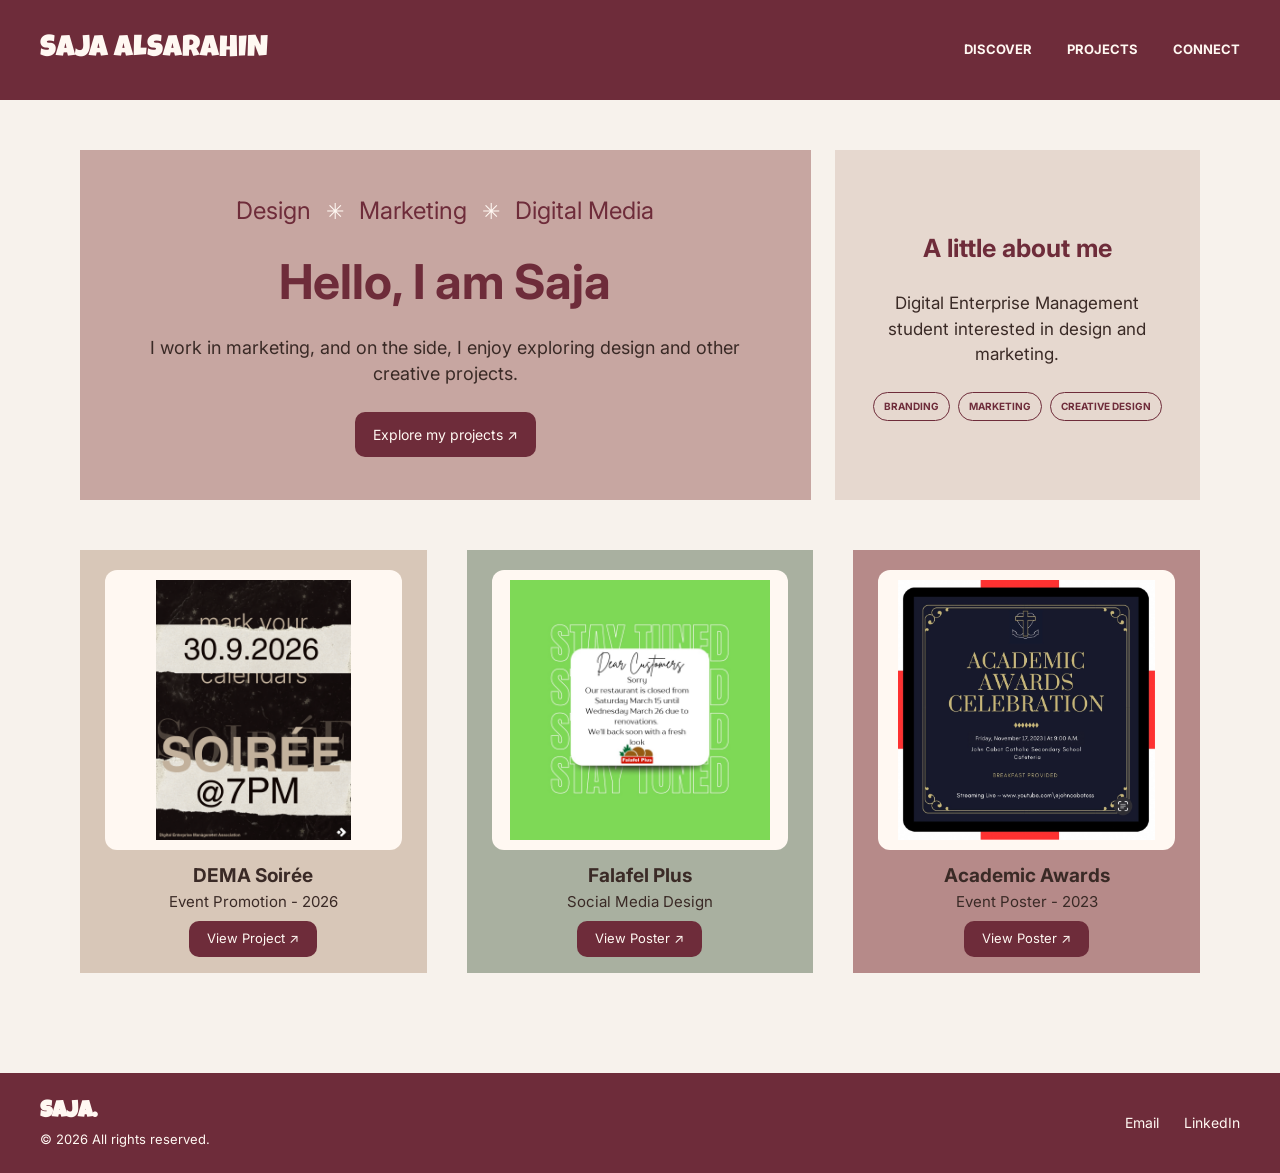
<file: index.html>
<!DOCTYPE html>
<html lang="en">

<head>
    <meta charset="UTF-8">
    <meta name="viewport" content="width=device-width, initial-scale=1.0">
    <title>Saja Alsarahin | Personal Portfolio</title>
    <link rel="stylesheet" href="css/style.css">
</head>

<body>

    <header class="site-header">
        <div class="header-content">
            <a href="index.html" class="logo">SAJA ALSARAHIN</a>

            <nav class="desktop-nav">
                <a href="index.html#discover">DISCOVER</a>
                <a href="index.html#projects">PROJECTS</a>
                <a href="index.html#connect">CONNECT</a>
            </nav>

            <details class="mobile-menu">
                <summary aria-label="Open menu">
                    <span></span>
                    <span></span>
                    <span></span>
                </summary>

                <nav>
                    <a href="index.html#discover">DISCOVER</a>
                    <a href="index.html#projects">PROJECTS</a>
                    <a href="index.html#connect">CONNECT</a>
                </nav>
            </details>
        </div>
    </header>

    <main class="container">

        <section class="hero-grid" id="discover">

            <div class="intro">
                <div class="intro-top">
                    <span>Design</span>
                    <span class="star">✳</span>
                    <span>Marketing</span>
                    <span class="star">✳</span>
                    <span>Digital Media</span>
                </div>

                <h1>Hello, I am Saja</h1>

                <p>
                    I work in marketing, and on the side,
                    I enjoy exploring design and other creative projects.
                </p>

                <a href="#projects" class="button">
                    Explore my projects ↗
                </a>
            </div>

            <div class="about">
                <h2>A little about me</h2>

                <p>
                    Digital Enterprise Management student
                    interested in design and marketing.
                </p>

                <div class="interest-boxes">
                    <span>BRANDING</span>
                    <span>MARKETING</span>
                    <span>CREATIVE DESIGN</span>
                </div>
            </div>

        </section>

        <section class="cards-gallery" id="projects">

            <article class="project-card card-one">

                <div class="project-image">
                    <img src="images/DEM_SOIRÉE Counting Down Poster .jpg"
                         alt="DEMA Soirée promotional poster">
                </div>

                <div class="project-info">
                    <h2>DEMA Soirée</h2>
                    <p>Event Promotion - 2026</p>

                    <a href="detail.html" class="button project-button">
                        View Project ↗
                    </a>
                </div>

            </article>

            <article class="project-card card-two">

                <div class="project-image">
                    <img src="images/falafelplus.jpg"
                         alt="Falafel Plus social media design">
                </div>

                <div class="project-info">
                    <h2>Falafel Plus</h2>
                    <p>Social Media Design</p>

                    <a href="images/falafelplus.jpg"
                       class="button project-button"
                       target="_blank"
                       rel="noopener">
                        View Poster ↗
                    </a>
                </div>

            </article>

            <article class="project-card card-three">

                <div class="project-image">
                    <img src="images/Digital Media Marketing.png"
                         alt="Academic Awards Celebration poster">
                </div>

                <div class="project-info">
                    <h2>Academic Awards</h2>
                    <p>Event Poster - 2023</p>

                    <a href="images/Digital Media Marketing.png"
                       class="button project-button"
                       target="_blank"
                       rel="noopener">
                        View Poster ↗
                    </a>
                </div>

            </article>

        </section>

    </main>

    <footer class="site-footer" id="connect">
        <div class="footer-content">

            <div class="footer-name">
                <h2>SAJA.</h2>
                <p>© 2026 All rights reserved.</p>
            </div>

            <div class="footer-links">
                <a href="mailto:sajaalsarahin@gmail.com">Email</a>

                <a href="https://www.linkedin.com/in/saja-alsarahin-84581030a/"
                   target="_blank"
                   rel="noopener">
                    LinkedIn
                </a>
            </div>

        </div>
    </footer>

</body>
</html>
</file>
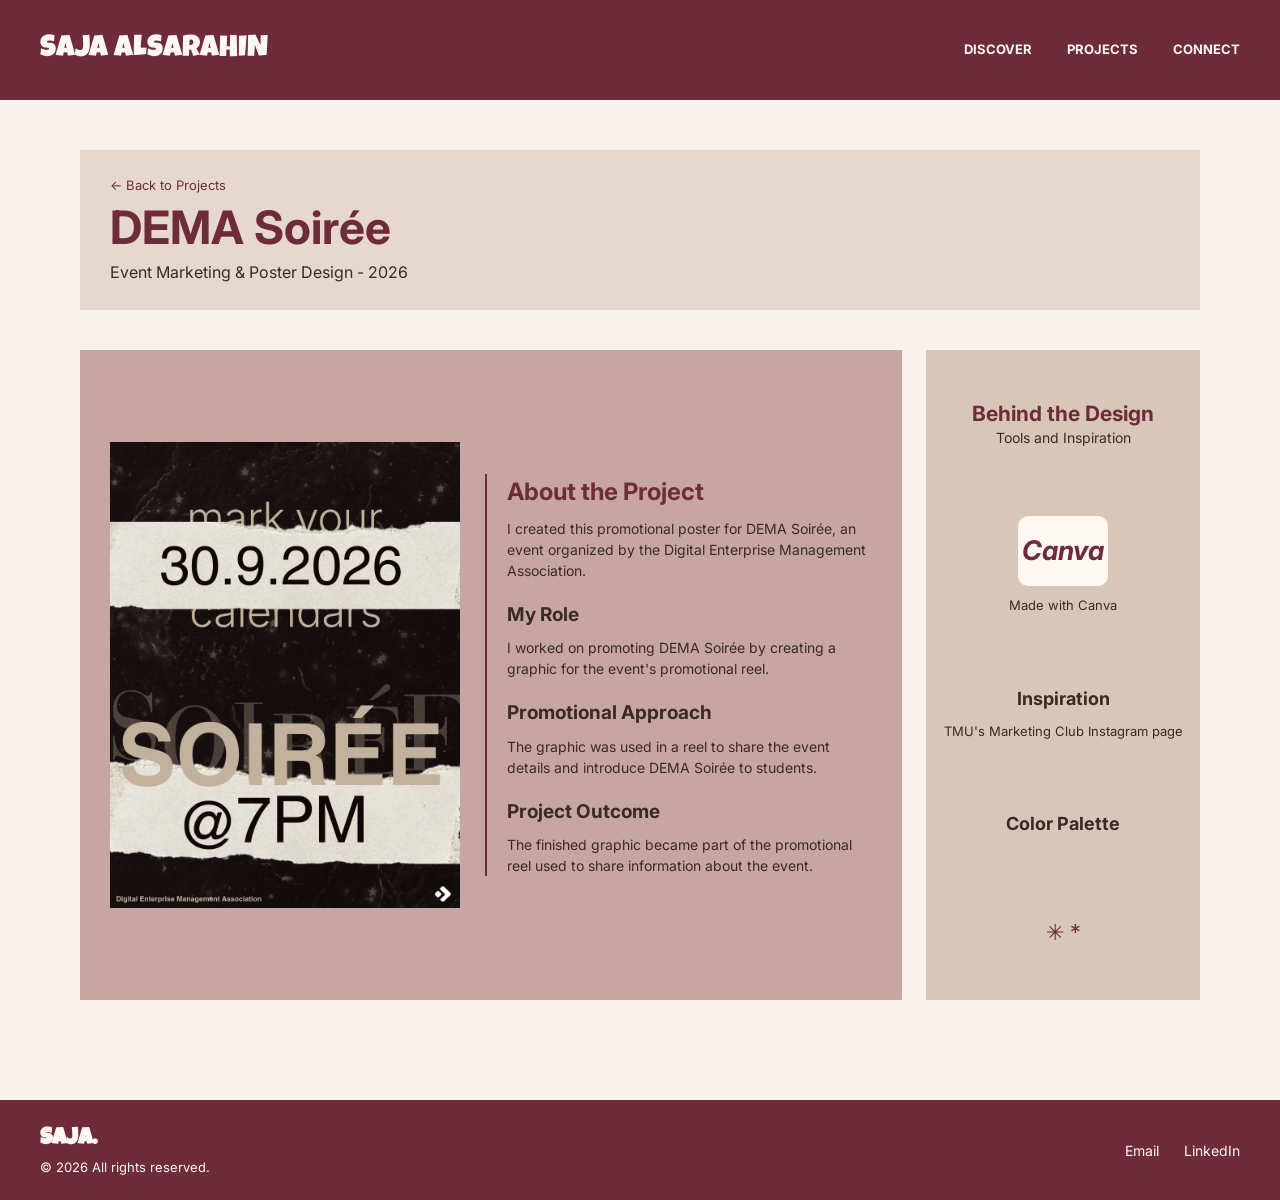
<file: detail.html>
<!DOCTYPE html>
<html lang="en">

<head>
    <meta charset="UTF-8">
    <meta name="viewport" content="width=device-width, initial-scale=1.0">
    <title>DEMA Soirée | Saja Alsarahin</title>
    <link rel="stylesheet" href="css/style.css">
</head>

<body>

    <header class="site-header">
        <div class="header-content">
            <a href="index.html" class="logo">SAJA ALSARAHIN</a>

            <nav class="desktop-nav">
                <a href="index.html#discover">DISCOVER</a>
                <a href="index.html#projects">PROJECTS</a>
                <a href="index.html#connect">CONNECT</a>
            </nav>

            <details class="mobile-menu">
                <summary aria-label="Open menu">
                    <span></span>
                    <span></span>
                    <span></span>
                </summary>

                <nav>
                    <a href="index.html#discover">DISCOVER</a>
                    <a href="index.html#projects">PROJECTS</a>
                    <a href="index.html#connect">CONNECT</a>
                </nav>
            </details>
        </div>
    </header>

    <main class="container">

        <section class="detail-title">
            <a href="index.html#projects" class="back-link">
                ← Back to Projects
            </a>

            <h1>DEMA Soirée</h1>
            <p>Event Marketing &amp; Poster Design - 2026</p>
        </section>

        <div class="content-grid">

            <article class="project-story">

                <div class="poster">
                    <img src="images/DEM_SOIRÉE Counting Down Poster .jpg"
                         alt="DEMA Soirée promotional poster">
                </div>

                <div class="story-text">

                    <section>
                        <h2>About the Project</h2>

                        <p>
                            I created this promotional poster for DEMA
                            Soirée, an event organized by the Digital
                            Enterprise Management Association.
                        </p>
                    </section>

                    <section>
                        <h3>My Role</h3>

                        <p>
                            I worked on promoting DEMA Soirée by
                            creating a graphic for the event's
                            promotional reel.
                        </p>
                    </section>

                    <section>
                        <h3>Promotional Approach</h3>

                        <p>
                            The graphic was used in a reel to share
                            the event details and introduce DEMA
                            Soirée to students.
                        </p>
                    </section>

                    <section>
                        <h3>Project Outcome</h3>

                        <p>
                            The finished graphic became part of the
                            promotional reel used to share information
                            about the event.
                        </p>
                    </section>

                </div>

            </article>

            <aside class="creative-sidebar">

                <div class="sidebar-heading">
                    <h2>Behind the Design</h2>
                    <p>Tools and Inspiration</p>
                </div>

                <div class="canva-section">
                    <div class="canva-box">Canva</div>
                    <p>Made with Canva</p>
                </div>

                <div class="inspiration-section">
                    <h3>Inspiration</h3>

                    <p>
                        TMU's Marketing Club Instagram page
                    </p>
                </div>

                <div class="palette-section">
                    <h3>Color Palette</h3>

                    <div class="colour-circles">
                        <span class="colour beige"></span>
                        <span class="colour dark"></span>
                        <span class="colour cream"></span>
                    </div>
                </div>

                <div class="bottom-decoration">✳ *</div>

            </aside>

        </div>

    </main>

    <footer class="site-footer" id="connect">
        <div class="footer-content">

            <div class="footer-name">
                <h2>SAJA.</h2>
                <p>© 2026 All rights reserved.</p>
            </div>

            <div class="footer-links">
                <a href="mailto:sajaalsarahin@gmail.com">Email</a>

                <a href="https://www.linkedin.com/in/saja-alsarahin-84581030a/"
                   target="_blank"
                   rel="noopener">
                    LinkedIn
                </a>
            </div>

        </div>
    </footer>

</body>
</html>
</file>
<file: css/style.css>
@import url('https://fonts.googleapis.com/css2?family=Inter:wght@400;500;600;700;800&family=Luckiest+Guy&display=swap');

* {
    margin: 0;
    padding: 0;
    box-sizing: border-box;
}

body {
    background-color: #F7F2EC;
    color: #3A2A26;
    font-family: 'Inter', sans-serif;
    line-height: 1.5;
}

a {
    text-decoration: none;
    color: inherit;
}

img {
    display: block;
    max-width: 100%;
}

.site-header {
    width: 100%;
    background-color: #6E2C3A;
    color: #FFF8F2;
}

.header-content {
    max-width: 1440px;
    height: 100px;
    margin: auto;
    padding: 0 20px;
    display: flex;
    align-items: center;
    justify-content: space-between;
}

.logo {
    color: #FFF8F2;
    font-family: 'Luckiest Guy', cursive;
    font-size: 21px;
    white-space: nowrap;
}

.desktop-nav {
    display: none;
}

.mobile-menu {
    display: block;
    position: relative;
    z-index: 10;
}

.mobile-menu summary {
    display: flex;
    flex-direction: column;
    gap: 5px;
    padding: 8px;
    list-style: none;
    cursor: pointer;
}

.mobile-menu summary span {
    display: block;
    width: 23px;
    height: 3px;
    background-color: #FFF8F2;
    border-radius: 3px;
}

.mobile-menu nav {
    position: absolute;
    top: 42px;
    right: 0;
    width: 170px;
    padding: 10px;
    background-color: #6E2C3A;
    border: 1px solid #C7A6A1;
    border-radius: 8px;
    display: flex;
    flex-direction: column;
}

.mobile-menu nav a {
    color: #FFF8F2;
    font-size: 13px;
    padding: 10px;
}

.mobile-menu nav a:hover {
    background-color: #5A1F2B;
}

.container {
    width: calc(100% - 40px);
    max-width: 1280px;
    margin: 30px auto 60px;
}

.hero-grid {
    display: grid;
    grid-template-columns: 1fr;
    gap: 20px;
    margin-bottom: 50px;
}

.intro {
    min-height: 250px;
    padding: 20px 15px;
    background-color: #C7A6A1;
    display: flex;
    flex-direction: column;
    justify-content: center;
    align-items: center;
    text-align: center;
    gap: 15px;
}

.intro-top {
    display: flex;
    align-items: center;
    justify-content: center;
    flex-wrap: wrap;
    gap: 8px;
    color: #6E2C3A;
    font-family: 'Mona Sans', 'Inter', sans-serif;
    font-size: 17px;
}

.intro-top .star {
    color: #FFF8F2;
    font-size: 14px;
}

.intro h1 {
    color: #6E2C3A;
    font-size: 30px;
    font-weight: 700;
    line-height: 1.15;
}

.intro p {
    max-width: 600px;
    font-size: 14px;
    line-height: 1.45;
}

.button {
    display: inline-flex;
    justify-content: center;
    align-items: center;
    gap: 8px;
    padding: 10px 12px;
    background-color: #6E2C3A;
    color: #FFF8F2;
    border-radius: 10px;
    font-size: 13px;
}

.button:hover {
    background-color: #5A1F2B;
}

.about {
    min-height: 180px;
    padding: 20px 15px;
    background-color: #E6D8CF;
    display: flex;
    flex-direction: column;
    align-items: center;
    justify-content: center;
    text-align: center;
    gap: 15px;
}

.about h2 {
    color: #6E2C3A;
    font-size: 20px;
}

.about p {
    max-width: 300px;
    font-size: 14px;
}

.interest-boxes {
    display: flex;
    justify-content: center;
    align-items: center;
    flex-wrap: wrap;
    gap: 8px;
}

.interest-boxes span {
    border: 1px solid #6E2C3A;
    color: #6E2C3A;
    border-radius: 20px;
    padding: 5px 8px;
    font-size: 9px;
    font-weight: 700;
}

.cards-gallery {
    display: grid;
    grid-template-columns: 1fr;
    gap: 20px;
}

.project-card {
    min-width: 0;
    min-height: 250px;
    padding: 10px 15px;
    background-color: #D8C7B8;
    display: flex;
    flex-direction: column;
    align-items: center;
}

.card-two {
    background-color: #A9B0A0;
}

.card-three {
    background-color: #B68A89;
}

.project-image {
    width: 100%;
    height: 160px;
    background-color: #FFF8F2;
    border-radius: 12px;
    display: flex;
    justify-content: center;
    align-items: center;
    overflow: hidden;
}

.project-image img {
    width: 100%;
    height: 100%;
    object-fit: contain;
    padding: 5px;
}

.project-info {
    width: 100%;
    flex: 1;
    padding-top: 7px;
    display: flex;
    flex-direction: column;
    align-items: center;
    text-align: center;
}

.project-info h2 {
    font-size: 17px;
}

.project-info p {
    font-size: 13px;
    margin-bottom: 8px;
}

.project-button {
    margin-top: auto;
    padding: 7px 15px;
    font-size: 12px;
}

.detail-title {
    min-height: 180px;
    padding: 20px 15px;
    background-color: #E6D8CF;
    display: flex;
    flex-direction: column;
    justify-content: center;
}

.back-link {
    color: #6E2C3A;
    font-size: 13px;
}

.back-link:hover {
    text-decoration: underline;
}

.detail-title h1 {
    color: #6E2C3A;
    font-size: 32px;
    line-height: 1.2;
    margin: 5px 0;
}

.detail-title p {
    font-size: 14px;
}

.content-grid {
    display: grid;
    grid-template-columns: 1fr;
    gap: 30px;
    margin-top: 30px;
}

.project-story {
    min-width: 0;
    padding: 20px 15px;
    background-color: #C7A6A1;
    display: grid;
    grid-template-columns: 1fr;
    gap: 25px;
}

.poster {
    min-width: 0;
    display: flex;
    align-items: center;
    justify-content: center;
}

.poster img {
    width: min(100%, 280px);
    height: auto;
    object-fit: contain;
}

.story-text {
    min-width: 0;
    display: flex;
    flex-direction: column;
    gap: 25px;
}

.story-text section {
    display: flex;
    flex-direction: column;
    gap: 8px;
}

.story-text h2 {
    color: #6E2C3A;
    font-size: 22px;
    text-align: center;
}

.story-text h3 {
    color: #3A2A26;
    font-size: 19px;
}

.story-text p {
    font-size: 14px;
    line-height: 1.55;
}

.creative-sidebar {
    min-width: 0;
    min-height: 390px;
    padding: 20px 15px;
    background-color: #D8C7B8;
    display: flex;
    flex-direction: column;
    align-items: center;
    justify-content: space-around;
    text-align: center;
    gap: 15px;
}

.sidebar-heading h2 {
    color: #6E2C3A;
    font-size: 22px;
    line-height: 1.2;
}

.sidebar-heading p {
    font-size: 14px;
}

.canva-section,
.inspiration-section,
.palette-section {
    display: flex;
    flex-direction: column;
    align-items: center;
    gap: 10px;
}

.canva-box {
    width: 90px;
    height: 70px;
    background-color: #FFF8F2;
    border-radius: 10px;
    color: #6E2C3A;
    font-family: 'Mona Sans', 'Inter', sans-serif;
    font-size: 27px;
    font-style: italic;
    font-weight: 700;
    display: flex;
    justify-content: center;
    align-items: center;
}

.canva-section p,
.inspiration-section p {
    font-size: 13px;
    line-height: 1.5;
}

.inspiration-section h3,
.palette-section h3 {
    color: #3A2A26;
    font-size: 18px;
}

.color-circles {
    display: flex;
    justify-content: center;
    gap: 12px;
}

.color{
    display: block;
    width: 40px;
    height: 40px;
    border: 1px solid #AD9E91;
    border-radius: 50%;
}

.beige {
    background-color: #BFB29E;
}

.dark {
    background-color: #0F0603;
}

.cream {
    background-color: #F4EDE2;
}

.bottom-decoration {
    color: #6E2C3A;
    font-size: 22px;
}

.site-footer {
    width: 100%;
    background-color: #6E2C3A;
    color: #FFF8F2;
}

.footer-content {
    max-width: 1440px;
    min-height: 100px;
    margin: 0 auto;
    padding: 15px 20px;
    display: flex;
    flex-direction: column;
    align-items: flex-start;
    justify-content: center;
    gap: 8px;
}

.footer-name h2 {
    color: #FFF8F2;
    font-family: 'Luckiest Guy', cursive;
    font-size: 20px;
}

.footer-name p {
    color: #FFF8F2;
    font-size: 12px;
}

.footer-links {
    display: flex;
    align-items: center;
    gap: 20px;
    font-size: 13px;
}

.footer-links a {
    color: #FFF8F2;
}

.footer-links a:hover {
    text-decoration: underline;
}

@media (min-width: 768px) {

    .header-content {
        padding: 0 40px;
    }

    .logo {
        font-size: 30px;
    }

    .desktop-nav {
        display: flex;
        align-items: center;
        gap: 35px;
    }

    .desktop-nav a {
        color: #FFF8F2;
        font-size: 13px;
        font-weight: 700;
    }

    .desktop-nav a:hover {
        text-decoration: underline;
    }

    .mobile-menu {
        display: none;
    }

    .container {
        width: calc(100% - 160px);
        margin: 50px auto 100px;
    }

    .hero-grid {
        grid-template-columns: 2fr 1fr;
        gap: 24px;
        margin-bottom: 50px;
    }

    .intro {
        min-height: 350px;
        padding: 35px;
        gap: 25px;
    }

    .intro-top {
        font-size: 24px;
        gap: 15px;
    }

    .intro-top .star {
        font-size: 22px;
    }

    .intro h1 {
        font-size: 48px;
    }

    .intro p {
        font-size: 18px;
    }

    .button {
        padding: 12px 18px;
        font-size: 14px;
    }

    .about {
        min-height: 350px;
        padding: 35px 25px;
        gap: 24px;
    }

    .about h2 {
        font-size: 25px;
    }

    .about p {
        font-size: 17px;
    }

    .interest-boxes span {
        padding: 6px 10px;
        font-size: 10px;
    }

    .cards-gallery {
        grid-template-columns: repeat(auto-fit, minmax(280px, 1fr));
        gap: 40px;
    }

    .project-card {
        min-height: 420px;
        padding: 20px 25px 16px;
    }

    .project-image {
        height: 280px;
    }

    .project-image img {
        padding: 10px;
    }

    .project-info {
        padding-top: 12px;
    }

    .project-info h2 {
        font-size: 19px;
    }

    .project-info p {
        font-size: 15px;
    }

    .project-button {
        padding: 8px 18px;
        font-size: 13px;
    }

    .detail-title {
        min-height: 160px;
        padding: 25px 30px;
    }

    .detail-title h1 {
        font-size: 46px;
    }

    .detail-title p {
        font-size: 16px;
    }

    .content-grid {
        grid-template-columns: 3fr 1fr;
        gap: 24px;
        margin-top: 40px;
    }

    .project-story {
        min-height: 650px;
        padding: 35px 30px;
        grid-template-columns: 0.95fr 1.05fr;
        gap: 25px;
        align-items: center;
    }

    .poster img {
        width: 100%;
        max-height: 520px;
    }

    .story-text {
        padding-left: 20px;
        border-left: 2px solid #6E2C3A;
        gap: 20px;
    }

    .story-text section {
        gap: 8px;
    }

    .story-text h2 {
        font-size: 24px;
        text-align: left;
    }

    .story-text h3 {
        font-size: 19px;
    }

    .story-text p {
        font-size: 14px;
        line-height: 1.5;
    }

    .creative-sidebar {
        min-height: 650px;
        padding: 25px 15px;
        gap: 16px;
    }

    .sidebar-heading h2 {
        font-size: 21px;
    }

    .canva-box {
        width: 90px;
        height: 70px;
        font-size: 27px;
    }

    .canva-section p,
    .inspiration-section p {
        font-size: 13px;
    }

    .footer-content {
        padding: 20px 40px;
        flex-direction: row;
        justify-content: space-between;
        align-items: center;
    }

    .footer-name h2 {
        font-size: 23px;
    }

    .footer-name p {
        font-size: 13px;
    }

    .footer-links {
        gap: 25px;
        font-size: 14px;
    }
}

@media (min-width: 768px) and (max-width: 1100px) {

    .container {
        width: calc(100% - 60px);
    }

    .cards-gallery {
        gap: 20px;
    }

    .project-card {
        padding: 15px;
    }

    .project-story {
        grid-template-columns: 1fr;
    }

    .story-text {
        border-left: none;
        padding-left: 0;
    }
}

@media (max-width: 360px) {

    .logo {
        font-size: 18px;
    }

    .intro-top {
        font-size: 15px;
        gap: 5px;
    }

    .intro h1 {
        font-size: 27px;
    }
}
</file>
